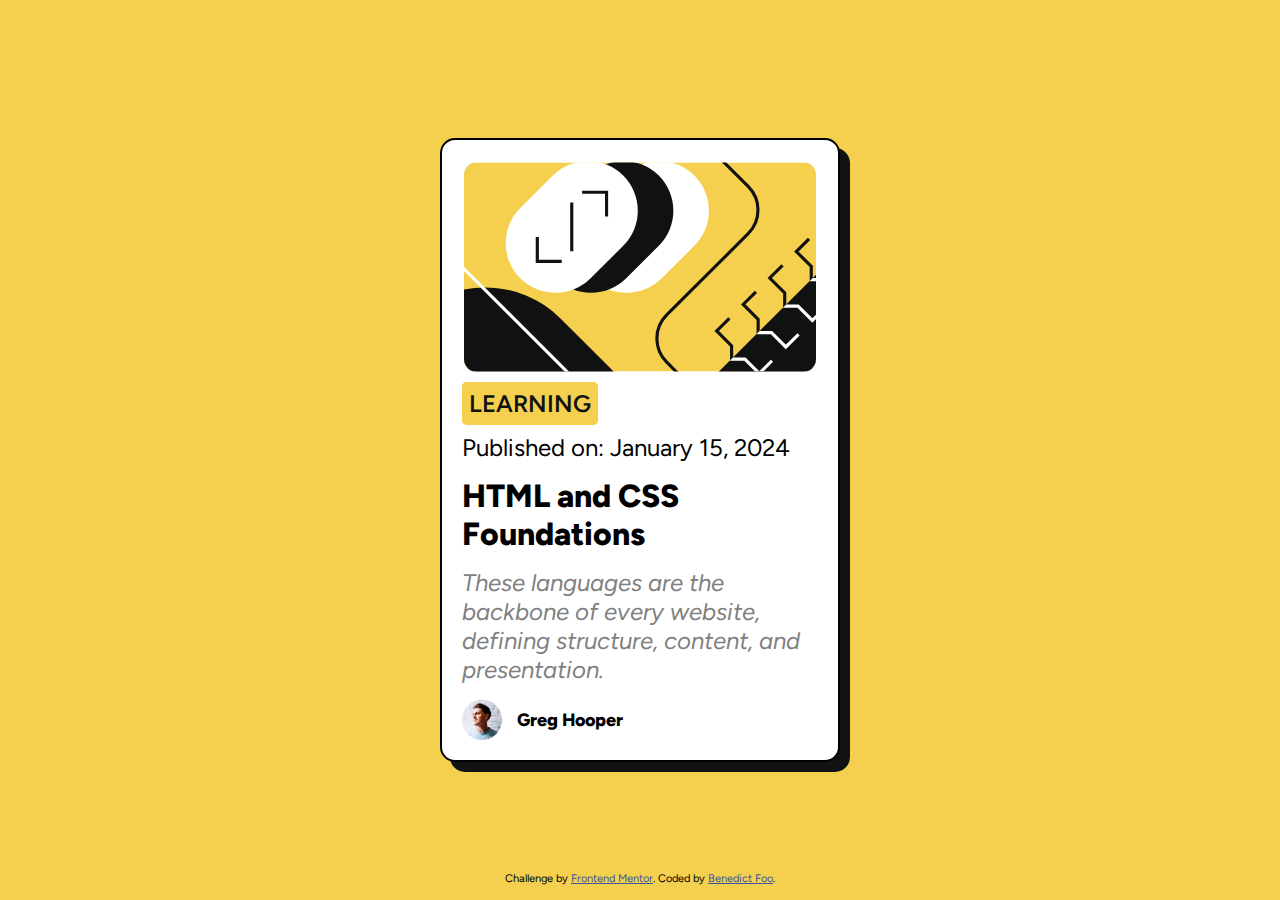
<file: index.html>
<!DOCTYPE html>
<html lang="en">
  <head>
    <meta charset="UTF-8" />
    <meta name="viewport" content="width=device-width, initial-scale=1.0" />
    <!-- displays site properly based on user's device -->

    <link
      rel="icon"
      type="image/png"
      sizes="32x32"
      href="./assets/images/favicon-32x32.png"
    />
    <link rel="stylesheet" href="./assets/styles/style.css" />
    <title>Frontend Mentor | Blog preview card</title>

    <!-- Feel free to remove these styles or customise in your own stylesheet 👍 -->
    <style>
      .attribution {
        font-size: 11px;
        text-align: center;
      }
      .attribution a {
        color: hsl(228, 45%, 44%);
      }
    </style>
  </head>
  <body>
    <main class="body-container">
      <article class="blog-card round-border">
        <h1 class="blog-title">HTML and CSS Foundations</h1>
        <img
          class="blog-img round-border"
          src="./assets/images/illustration-article.svg"
          alt=""
        />
        <h2
          id="category-list-title"
          class="category-list-title visually-hidden"
        >
          Categories
        </h2>
        <ul class="categories" aria-labelledby="category-list-title">
          <li class=""><a href="#">Learning</a></li>
        </ul>
        <p class="italic-grey">
          These languages are the backbone of every website, defining structure,
          content, and presentation.
        </p>
        <figure
          role="group"
          aria-labelledby="author-figure-name"
          class="author-figure"
        >
          <img
            class="author-figure-img"
            src="./assets/images/image-avatar.webp"
            alt="Author Thumbnail"
          />
          <figcaption>
            <h3 id="author-figure-name" class="author-figure-name">
              Greg Hooper
            </h3>
          </figcaption>
        </figure>

        <p class="published-date">
          Published on: <time datetime="2024-01-15">January 15, 2024</time>
        </p>
      </article>
    </main>
    <footer class="attribution">
      Challenge by
      <a href="https://www.frontendmentor.io?ref=challenge" target="_blank"
        >Frontend Mentor</a
      >. Coded by
      <a
        href="https://github.com/bnfcj/Frontend-Mentor-Projects"
        target="_blank"
        >Benedict Foo</a
      >.
    </footer>
  </body>
</html>
</file>
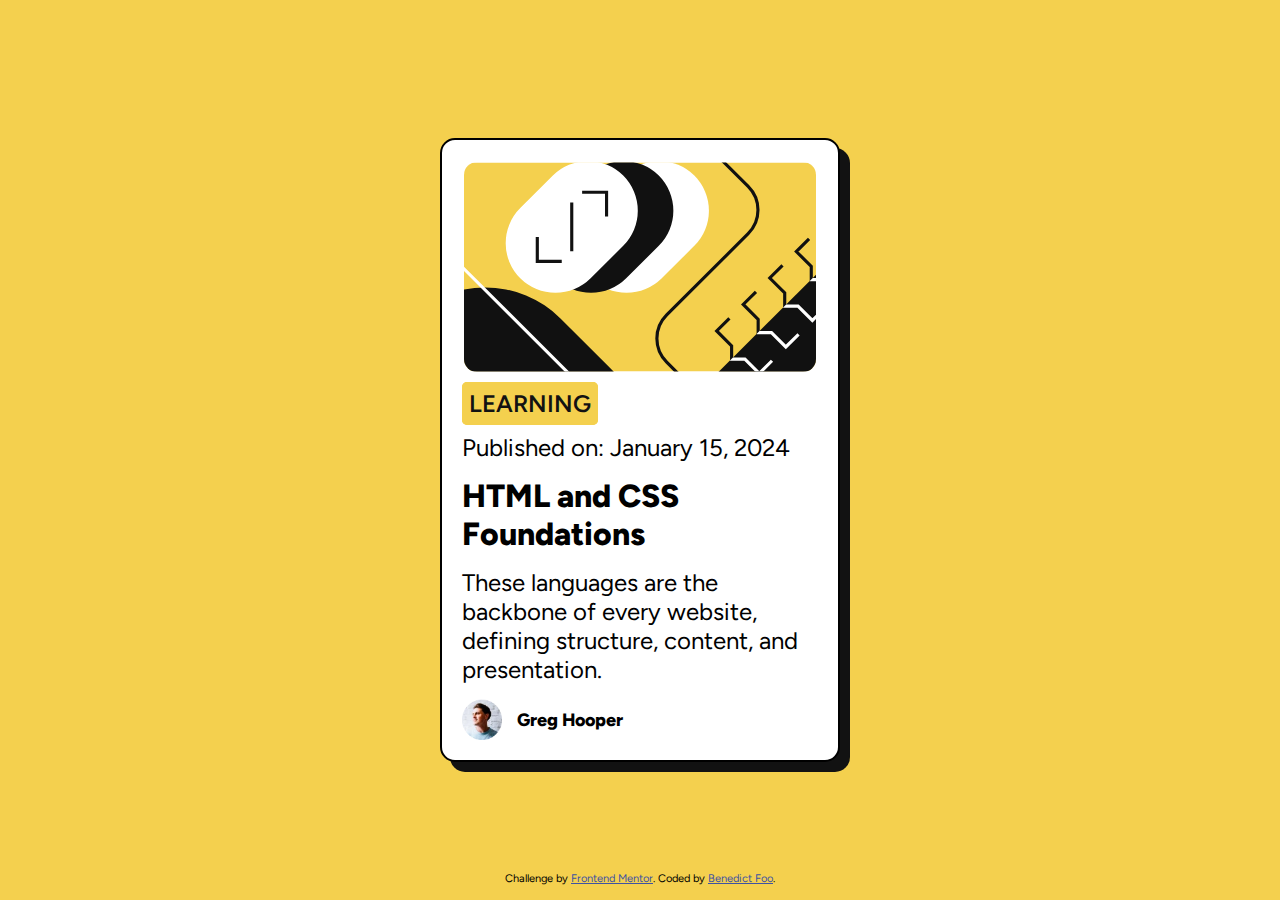
<file: 1. Blog Preview Card/index.html>
<!DOCTYPE html>
<html lang="en">
  <head>
    <meta charset="UTF-8" />
    <meta name="viewport" content="width=device-width, initial-scale=1.0" />
    <!-- displays site properly based on user's device -->

    <link
      rel="icon"
      type="image/png"
      sizes="32x32"
      href="./assets/images/favicon-32x32.png"
    />
    <link rel="stylesheet" href="./assets/styles/style.css" />
    <title>Frontend Mentor | Blog preview card</title>

    <!-- Feel free to remove these styles or customise in your own stylesheet 👍 -->
    <style>
      .attribution {
        font-size: 11px;
        text-align: center;
      }
      .attribution a {
        color: hsl(228, 45%, 44%);
      }
    </style>
  </head>
  <body>
    <div class="body-container">
      <article class="blog-card round-border">
        <h1 class="blog-title">HTML and CSS Foundations</h1>
        <img
          class="blog-img round-border"
          src="./assets/images/illustration-article.svg"
          alt=""
        />

        <ul class="categories" aria-labelledby="category-list-title">
          <h2 class="category-list-title visually-hidden">Categories</h2>
          <li class=""><a href="#">Learning</a></li>
        </ul>
        <p>
          These languages are the backbone of every website, defining structure,
          content, and presentation.
        </p>
        <figure
          role="group"
          aria-labelledby="author-info-title"
          class="author-figure"
        >
          <img
            class="author-figure-img"
            src="./assets/images/image-avatar.webp"
            alt="Author Thumbnail"
          />
          <figcaption>
            <h2 class="author-figure-name">Greg Hooper</h2>
          </figcaption>
        </figure>

        <p class="published-date">
          Published on: <time datetime="2024-01-15">January 15, 2024</time>
        </p>
      </article>
    </div>
    <div class="attribution">
      Challenge by
      <a href="https://www.frontendmentor.io?ref=challenge" target="_blank"
        >Frontend Mentor</a
      >. Coded by
      <a
        href="https://github.com/bnfcj/Frontend-Mentor-Projects"
        target="_blank"
        >Benedict Foo</a
      >.
    </div>
  </body>
</html>
</file>
<file: assets/styles/style.css>
@font-face {
  font-family: "Figtree";
  src: url("../fonts/static/Figtree-ExtraBold.ttf") format("truetype");
  font-weight: 800;
  font-style: normal; /* Regular font style */
}

@font-face {
  font-family: "Figtree";
  src: url("../fonts/static/Figtree-SemiBold.ttf") format("truetype");
  font-weight: 600;
  font-style: normal; /* Regular font style */
}

@font-face {
  font-family: "Figtree";
  src: url("../fonts/Figtree-VariableFont_wght.ttf") format("truetype");
  font-weight: 400;
  font-style: normal; /* Regular font style */
}

@font-face {
  font-family: "Figtree";
  src: url("../fonts/Figtree-Italic-VariableFont_wght.ttf") format("truetype");
  font-weight: 400;
  font-style: italic; /* Italic font style */
}
:root {
  --main-background-color: hsl(47, 88%, 63%);
  --main-background-color-darker: hsl(47, 88%, 50%);
  --white-color: hsl(0, 0%, 100%);
  --grey-color: hsl(0, 0%, 50%);
  --black-color: hsl(0, 0%, 7%);
  font-size: 16px;
}
* {
  box-sizing: border-box;
  margin: 0;
  padding: 0;
}
body {
  position: relative;
  font-family: "Figtree", sans-serif;
  background-color: var(--main-background-color);
  font-size: clamp(1rem, 2.5vw, 1.5rem);
}

.body-container,
.blog-card {
  display: flex;
  flex-direction: column;
  align-items: center;
  padding: 20px;
}
.body-container {
  height: 100vh;
  justify-content: center;
}
.blog-card {
  max-width: 400px;
  gap: 15px;
  box-shadow: 10px 10px 0 0 var(--black-color);
  background-color: var(--white-color);
}

img.blog-img {
  width: 100%;
  border-color: var(--white-color);
}
/* order inside blog card */
.blog-img {
  order: -3;
}
.categories {
  order: -2;
}
.published-date {
  order: -1;
}

/* Category Styling */
.categories {
  list-style: none;
  width: 100%;
  display: flex;
  gap: 15px;
}
.categories a {
  box-sizing: border-box;
  text-decoration: none;
  padding: 5px;
  background-color: var(--main-background-color);
  font-weight: 600;
  color: var(--black-color);
  text-transform: uppercase;
  border-radius: 5px;
  border: 2px solid var(--main-background-color);
  transition: background-color 0.5s, border 0.5s;
}
.categories a:hover,
.categories a:focus {
  border: 2px solid var(--black-color);
  background-color: var(--main-background-color-darker);
}
/* Date */
.published-date {
  width: 100%;
}
/* H1 */
.blog-title {
  font-size: clamp(1.5rem, 2.5vw, 2rem);
  width: 100%;
}
/* Figure */
.author-figure {
  display: flex;
  gap: 15px;
  align-items: center;
  width: 100%;
}
.author-figure-img {
  width: 40px;
}
.author-figure-name {
  font-size: 18px;
}
/* Attribution */
.attribution {
  position: absolute;
  bottom: 0;
  margin: auto;
  width: 100%;
  padding-bottom: 15px;
}
/* Utility-Classes */
.round-border {
  border: 2px solid;
  border-radius: 15px;
}
.visually-hidden {
  position: absolute;
  width: 1px;
  height: 1px;
  margin: -1px;
  padding: 0;
  overflow: hidden;
  clip: rect(0, 0, 0, 0);
  border: 0;
}
.italic-grey {
  font-style: italic;
  font-weight: lighter;
  color: var(--grey-color);
}
</file>
<file: 1. Blog Preview Card/assets/styles/style.css>
@font-face {
  font-family: "Figtree";
  src: url("../fonts/static/Figtree-ExtraBold.ttf") format("truetype");
  font-weight: 800;
  font-style: normal; /* Regular font style */
}

@font-face {
  font-family: "Figtree";
  src: url("../fonts/static/Figtree-SemiBold.ttf") format("truetype");
  font-weight: 600;
  font-style: normal; /* Regular font style */
}

@font-face {
  font-family: "Figtree";
  src: url("../fonts/Figtree-VariableFont_wght.ttf") format("truetype");
  font-weight: 400;
  font-style: normal; /* Regular font style */
}

@font-face {
  font-family: "Figtree";
  src: url("../fonts/Figtree-Italic-VariableFont_wght.ttf") format("truetype");
  font-weight: 400;
  font-style: italic; /* Italic font style */
}
:root {
  --main-background-color: hsl(47, 88%, 63%);
  --main-background-color-darker: hsl(47, 88%, 50%);
  --white-color: hsl(0, 0%, 100%);
  --grey-color: hsl(0, 0%, 50%);
  --black-color: hsl(0, 0%, 7%);
  font-size: 16px;
}
* {
  box-sizing: border-box;
  margin: 0;
  padding: 0;
}
body {
  position: relative;
  font-family: "Figtree", sans-serif;
  background-color: var(--main-background-color);
  font-size: clamp(1rem, 2.5vw, 1.5rem);
}

.body-container,
.blog-card {
  display: flex;
  flex-direction: column;
  align-items: center;
  padding: 20px;
}
.body-container {
  height: 100vh;
  justify-content: center;
}
.blog-card {
  max-width: 400px;
  gap: 15px;
  box-shadow: 10px 10px 0 0 var(--black-color);
  background-color: var(--white-color);
}

img.blog-img {
  width: 100%;
  border-color: var(--white-color);
}
/* order inside blog card */
.blog-img {
  order: -3;
}
.categories {
  order: -2;
}
.published-date {
  order: -1;
}

/* Category Styling */
.categories {
  list-style: none;
  width: 100%;
  display: flex;
  gap: 15px;
}
.categories a {
  box-sizing: border-box;
  text-decoration: none;
  padding: 5px;
  background-color: var(--main-background-color);
  font-weight: 600;
  color: var(--black-color);
  text-transform: uppercase;
  border-radius: 5px;
  border: 2px solid var(--main-background-color);
  transition: all 0.5s;
}
.categories a:hover,
.categories a:focus {
  border: 2px solid var(--black-color);
  background-color: var(--main-background-color-darker);
}
/* Date */
.published-date {
  width: 100%;
}
/* H1 */
.blog-title {
  font-size: clamp(1.5rem, 2.5vw, 2rem);
  width: 100%;
}
/* Figure */
.author-figure {
  display: flex;
  gap: 15px;
  align-items: center;
  width: 100%;
}
.author-figure-img {
  width: 40px;
}
.author-figure-name {
  font-size: 18px;
}
/* Attribution */
.attribution {
  position: absolute;
  bottom: 0;
  margin: auto;
  width: 100%;
  padding-bottom: 15px;
}
/* Utility-Classes */
.round-border {
  border: 2px solid;
  border-radius: 15px;
}
.visually-hidden {
  position: absolute;
  width: 1px;
  height: 1px;
  margin: -1px;
  padding: 0;
  overflow: hidden;
  clip: rect(0, 0, 0, 0);
  border: 0;
}
</file>
